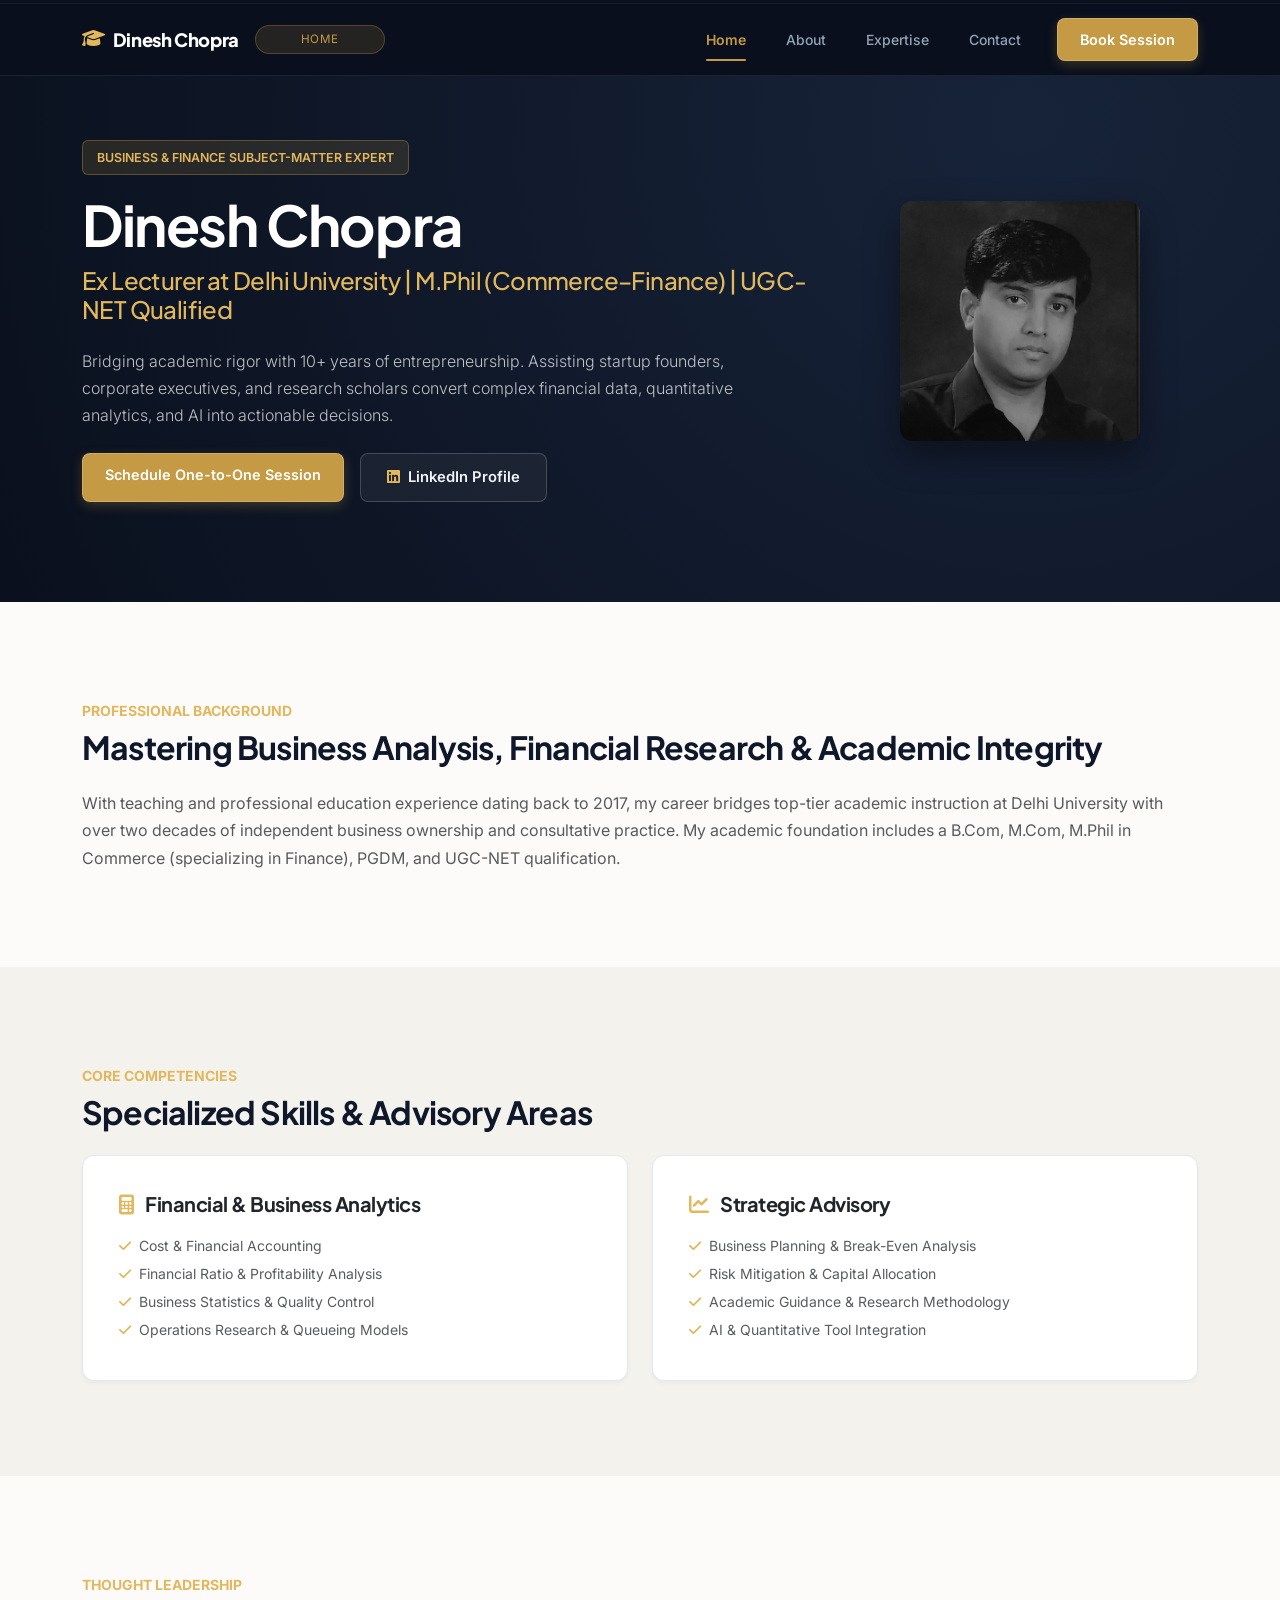
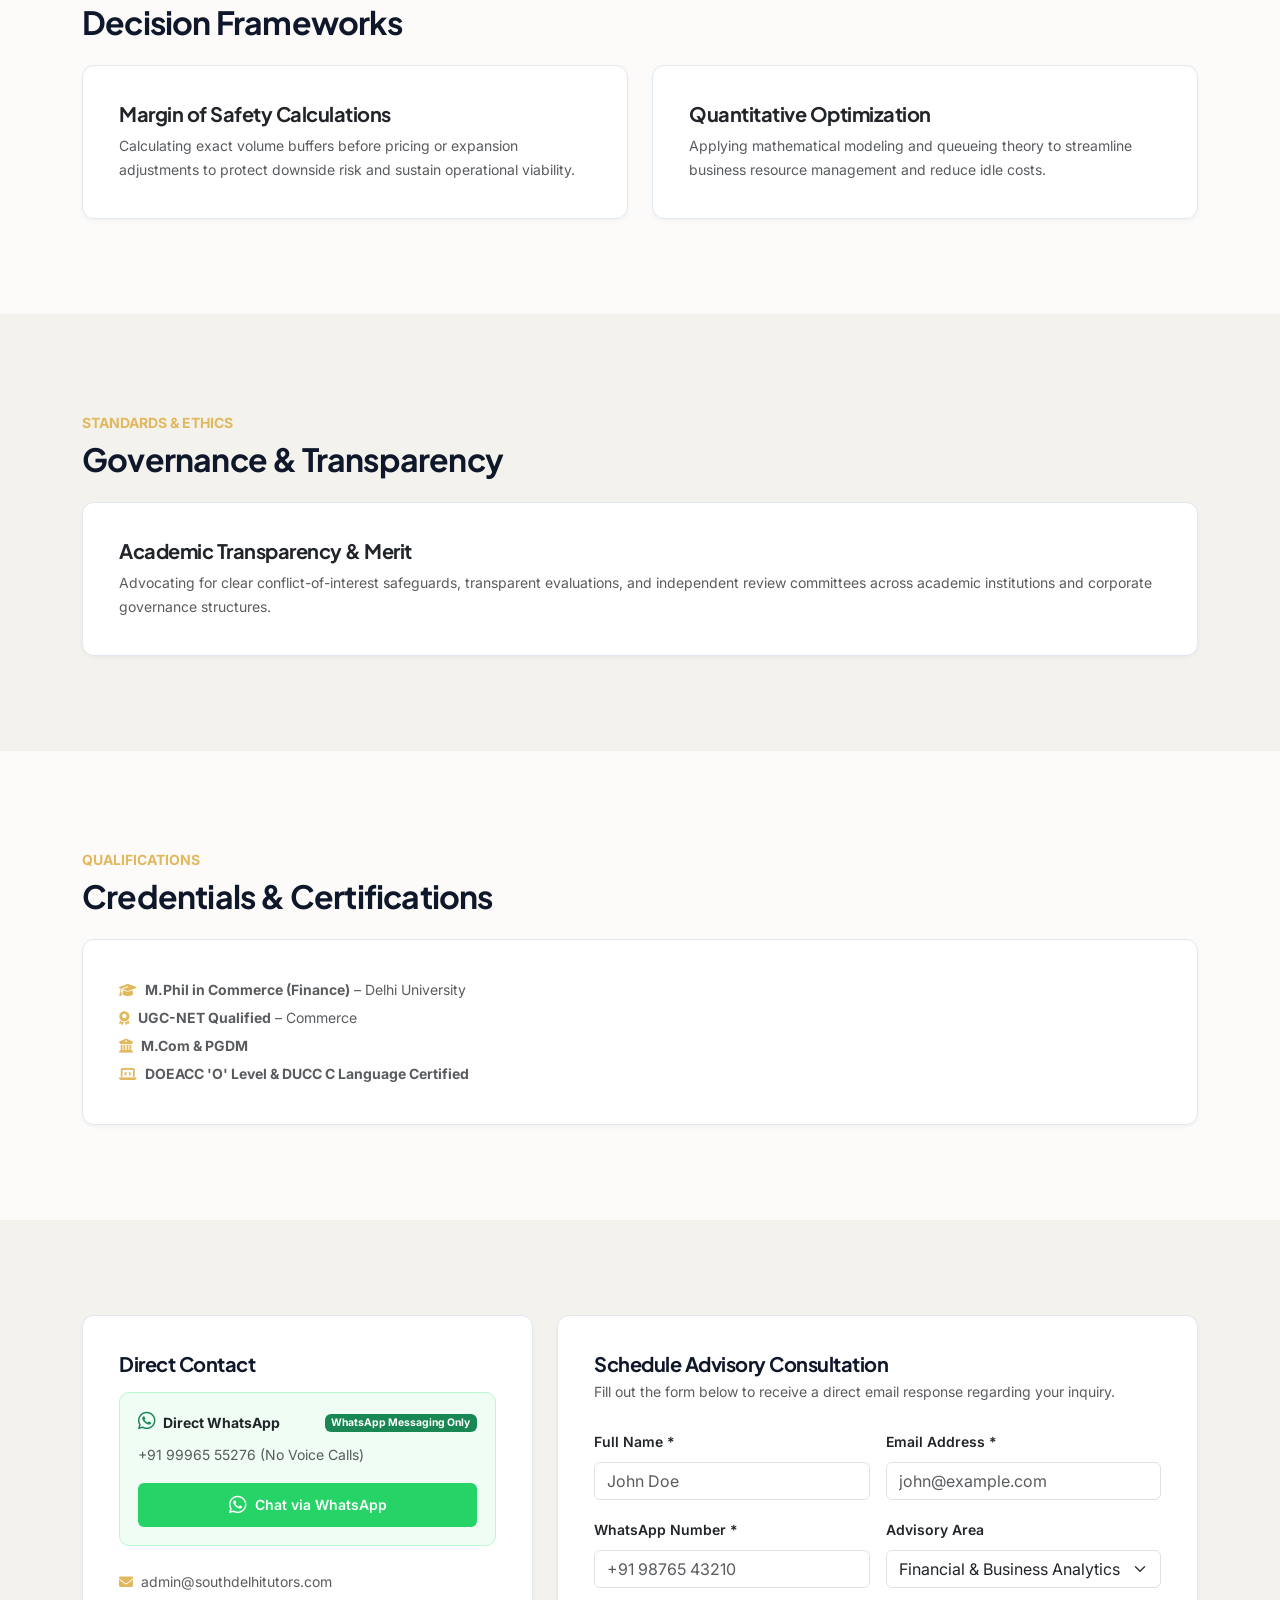
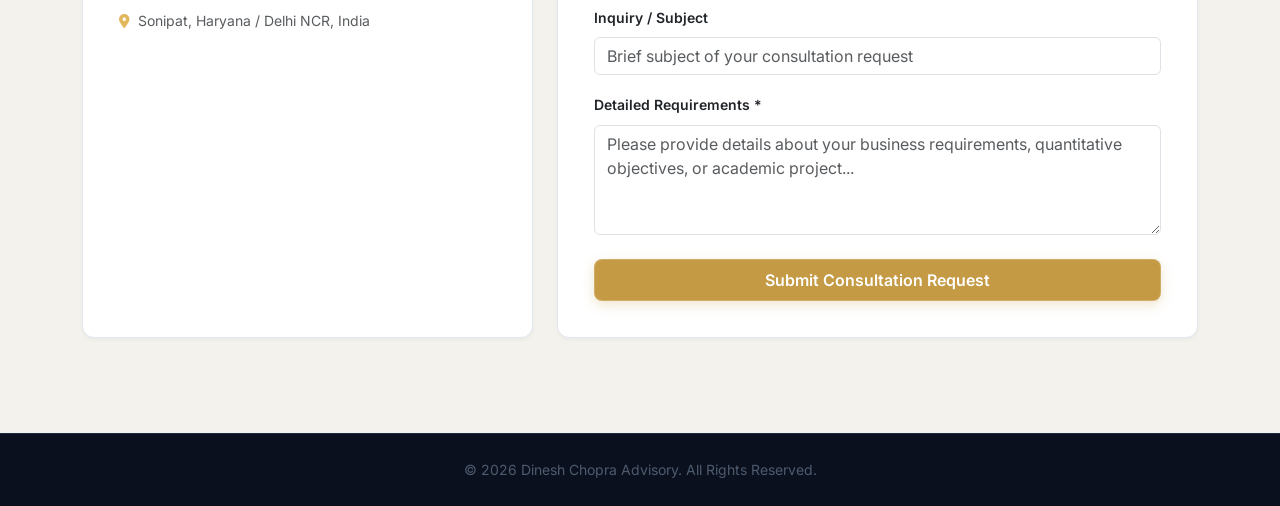
<file: index.html>
<!DOCTYPE html>
<html lang="en">
<head>
  <meta charset="UTF-8">
  <meta name="viewport" content="width=device-width, initial-scale=1.0">
  <title>Dinesh Chopra | Business & Finance Advisory</title>
  
  <link rel="icon" href="logo.png" type="image/png">
  
  <link rel="preconnect" href="https://fonts.googleapis.com">
  <link rel="preconnect" href="https://fonts.gstatic.com" crossorigin>
  <link href="https://fonts.googleapis.com/css2?family=Plus+Jakarta+Sans:wght@500;600;700;800&family=Inter:wght@400;500;600;700&display=swap" rel="stylesheet">
  <link href="https://cdn.jsdelivr.net/npm/bootstrap@5.3.2/dist/css/bootstrap.min.css" rel="stylesheet">
  <link href="https://cdnjs.cloudflare.com/ajax/libs/font-awesome/6.4.0/css/all.min.css" rel="stylesheet">
  <link href="Style.css" rel="stylesheet">

  <style>
    .text-gold {
      color: #e2b85e !important;
    }
    :root {
      --primary-dark: #0a101d;
      --navy-card: #131c2e;
      --text-main: #0f172a;
      --text-muted: #475569;
      --bg-warm: #fcfbf9;
      --bg-surface: #ffffff;
      --accent-gold: #c49a45;
      --accent-gold-hover: #b08736;
      --accent-soft: #fef8ec;
      --whatsapp-green: #25d366;
      --whatsapp-green-hover: #1da851;
      --border-color: #e2e8f0;
      --border-dark: #1e293b;
      --shadow-sm: 0 2px 4px rgba(15, 23, 42, 0.04);
      --shadow-md: 0 10px 25px -5px rgba(15, 23, 42, 0.08);
      --shadow-hover: 0 20px 30px -10px rgba(15, 23, 42, 0.12);
      --ease-smooth: cubic-bezier(0.16, 1, 0.3, 1);
    }

    html { scroll-behavior: smooth; }
    body {
      font-family: 'Inter', sans-serif;
      color: var(--text-muted);
      background-color: var(--bg-warm);
      line-height: 1.7;
      overflow-x: hidden;
    }

    h1, h2, h3, h4, h5, h6 {
      font-family: 'Plus Jakarta Sans', sans-serif;
      color: var(--text-main);
      letter-spacing: -0.025em;
    }

    /* Fixed Reading Progress Bar */
    .progress-container {
      position: fixed;
      top: 0;
      left: 0;
      width: 100%;
      height: 4px;
      background-color: #0a101d;
      box-shadow: inset 0 -1px 0 rgba(255, 255, 255, 0.05);
      z-index: 10001;
      pointer-events: none;
    }

    .progress-bar-fill {
      height: 100%;
      width: 100%;
      background: linear-gradient(90deg, #c49a45 0%, #f3e5ab 100%);
      transform-origin: left center;
      transform: scaleX(0);
      will-change: transform;
      box-shadow: 0 0 10px rgba(196, 154, 69, 0.6);
    }

    /* Custom Navbar with Strict Spacing & Fixed-Width Badge */
    .custom-navbar {
      top: 4px;
      background-color: rgba(10, 16, 29, 0.98);
      backdrop-filter: blur(12px);
      -webkit-backdrop-filter: blur(12px);
      border-bottom: 1px solid rgba(255, 255, 255, 0.08);
      padding: 0.85rem 0;
    }
    
    .navbar-brand {
      font-family: 'Plus Jakarta Sans', sans-serif;
      font-weight: 800;
      font-size: 1.15rem;
      color: #ffffff !important;
      letter-spacing: -0.02em;
    }

    /* FIXED WIDTH BADGE PREVENTS NAVBAR WOBBLING */
    .section-tracker-badge {
      font-size: 0.725rem;
      text-transform: uppercase;
      letter-spacing: 0.08em;
      background: rgba(196, 154, 69, 0.15);
      border: 1px solid rgba(196, 154, 69, 0.3);
      color: var(--accent-gold);
      padding: 4px 0;
      border-radius: 20px;
      display: inline-block;
      width: 130px;
      text-align: center;
      white-space: nowrap;
      overflow: hidden;
      text-overflow: ellipsis;
    }

    .navbar-nav {
      gap: 1rem;
    }

    .nav-link {
      color: #94a3b8 !important;
      font-size: 0.875rem;
      font-weight: 500;
      padding: 0.5rem 0.75rem !important;
      transition: color 0.2s ease;
      position: relative;
    }

    .nav-link.active-section {
      color: var(--accent-gold) !important;
      font-weight: 600;
    }

    .nav-link.active-section::after {
      content: '';
      position: absolute;
      bottom: -2px;
      left: 0.75rem;
      right: 0.75rem;
      height: 2px;
      background-color: var(--accent-gold);
      border-radius: 2px;
    }

    .offcanvas-dark {
      background-color: var(--primary-dark);
      color: #ffffff;
    }

    /* Buttons */
    .btn-gold {
      background: var(--accent-gold);
      color: #ffffff;
      font-weight: 600;
      font-size: 0.9rem;
      padding: 10px 22px;
      border-radius: 8px;
      border: 1px solid rgba(255, 255, 255, 0.2);
      box-shadow: 0 4px 12px rgba(196, 154, 69, 0.25);
      transition: transform 0.25s var(--ease-smooth), background-color 0.25s ease;
      white-space: nowrap;
    }

    .btn-gold:hover {
      background: var(--accent-gold-hover);
      color: #ffffff;
      transform: translate3d(0, -2px, 0);
    }

    .btn-outline-hero {
      background: rgba(255, 255, 255, 0.05);
      color: #f1f5f9;
      font-weight: 600;
      font-size: 0.925rem;
      padding: 12px 26px;
      border-radius: 8px;
      border: 1px solid rgba(255, 255, 255, 0.18);
      transition: transform 0.25s var(--ease-smooth);
    }

    .btn-outline-hero:hover {
      background: rgba(255, 255, 255, 0.12);
      color: #ffffff;
    }

    /* Custom WhatsApp Callout Box */
    .whatsapp-box {
      background: #f0fdf4;
      border: 1px solid #bbf7d0;
      border-radius: 10px;
      padding: 18px;
      transition: transform 0.2s ease, box-shadow 0.2s ease;
    }

    .whatsapp-box:hover {
      transform: translateY(-2px);
      box-shadow: 0 6px 15px rgba(37, 211, 102, 0.15);
    }

    .btn-whatsapp {
      background-color: var(--whatsapp-green);
      color: #ffffff !important;
      font-weight: 600;
      padding: 10px 18px;
      border-radius: 6px;
      text-decoration: none;
      display: inline-flex;
      align-items: center;
      font-size: 0.875rem;
      transition: background-color 0.2s ease;
    }

    .btn-whatsapp:hover {
      background-color: var(--whatsapp-green-hover);
    }

    /* Layout Cards & Sections */
    .hero-section {
      background: radial-gradient(circle at 80% 20%, #172339 0%, var(--primary-dark) 100%);
      color: #ffffff;
      padding: 140px 0 100px 0;
    }

    .hero-badge {
      background-color: rgba(196, 154, 69, 0.15);
      border: 1px solid rgba(196, 154, 69, 0.35);
      color: #e2b85e;
      font-size: 0.775rem;
      font-weight: 600;
      text-transform: uppercase;
      padding: 6px 14px;
      border-radius: 6px;
      display: inline-block;
    }

    .profile-img {
      width: 240px;
      height: 240px;
      object-fit: cover;
      border-radius: 12px;
      box-shadow: 0 15px 35px rgba(0, 0, 0, 0.4);
    }

    .pro-card {
      background: var(--bg-surface);
      border: 1px solid var(--border-color);
      border-radius: 12px;
      padding: 36px;
      height: 100%;
      box-shadow: var(--shadow-sm);
    }

    .section-padding { padding: 95px 0; }
    .bg-subtle-custom { background-color: #f4f2ed; }

    footer {
      background-color: var(--primary-dark);
      color: #64748b;
      border-top: 1px solid var(--border-dark);
    }
  </style>
</head>
<body>

  <div class="progress-container">
    <div class="progress-bar-fill" id="progressBar"></div>
  </div>

  <nav class="navbar navbar-expand-lg navbar-dark custom-navbar fixed-top">
    <div class="container">
      <a class="navbar-brand d-flex align-items-center me-3" href="#home">
        <i class="fa-solid fa-graduation-cap text-gold me-2"></i>
        <span>Dinesh Chopra</span>
      </a>

      <span class="section-tracker-badge d-none d-xl-inline-block" id="sectionTracker">Overview</span>
      
      <button class="navbar-toggler border-0 ms-auto" type="button" data-bs-toggle="offcanvas" data-bs-target="#mobileMenu">
        <span class="navbar-toggler-icon"></span>
      </button>

      <div class="collapse navbar-collapse d-none d-lg-flex" id="navbarNav">
        <ul class="navbar-nav ms-auto align-items-center">
          <li class="nav-item"><a class="nav-link active-section" id="nav-home" href="#home">Home</a></li>
          <li class="nav-item"><a class="nav-link" id="nav-about" href="#about">About</a></li>
          <li class="nav-item"><a class="nav-link" id="nav-expertise" href="#expertise">Expertise</a></li>
          <li class="nav-item"><a class="nav-link" id="nav-contact" href="#contact">Contact</a></li>
          <li class="nav-item ms-lg-2">
            <a class="btn btn-gold btn-sm fw-semibold" href="Book-An-Appointment.html">
              Book Session
            </a>
          </li>
        </ul>
      </div>
    </div>
  </nav>

  <div class="offcanvas offcanvas-end offcanvas-dark" tabindex="-1" id="mobileMenu">
    <div class="offcanvas-header border-bottom border-secondary">
      <h5 class="offcanvas-title text-white font-heading fw-bold">Navigation</h5>
      <button type="button" class="btn-close btn-close-white" data-bs-dismiss="offcanvas"></button>
    </div>
    <div class="offcanvas-body d-flex flex-column justify-content-between py-4">
      <ul class="navbar-nav fs-5">
        <li class="nav-item mb-3"><a class="nav-link text-white" data-bs-dismiss="offcanvas" href="#home">Home</a></li>
        <li class="nav-item mb-3"><a class="nav-link text-white" data-bs-dismiss="offcanvas" href="#about">About</a></li>
        <li class="nav-item mb-3"><a class="nav-link text-white" data-bs-dismiss="offcanvas" href="#expertise">Expertise</a></li>
        <li class="nav-item mb-3"><a class="nav-link text-white" data-bs-dismiss="offcanvas" href="#frameworks">Frameworks</a></li>
        <li class="nav-item mb-3"><a class="nav-link text-white" data-bs-dismiss="offcanvas" href="#governance">Governance</a></li>
        <li class="nav-item mb-3"><a class="nav-link text-white" data-bs-dismiss="offcanvas" href="#credentials">Credentials</a></li>
        <li class="nav-item mb-3"><a class="nav-link text-white" data-bs-dismiss="offcanvas" href="#contact">Contact</a></li>
      </ul>
      <a class="btn btn-gold w-100 py-3 fw-semibold" href="Book-An-Appointment.html">
        Book Advisory Session
      </a>
    </div>
  </div>

  <section id="home" class="hero-section">
    <div class="container">
      <div class="row align-items-center gy-4">
        <div class="col-lg-8">
          <span class="hero-badge mb-3">Business & Finance Subject-Matter Expert</span>
          <h1 class="display-4 fw-bold text-white mb-2">Dinesh Chopra</h1>
          <h3 class="fs-4 text-gold mb-4 fw-medium">Ex Lecturer at Delhi University | M.Phil (Commerce–Finance) | UGC-NET Qualified</h3>
          <p class="lead text-light opacity-75 mb-4 pe-lg-5 fs-6">
            Bridging academic rigor with 10+ years of entrepreneurship. Assisting startup founders, corporate executives, and research scholars convert complex financial data, quantitative analytics, and AI into actionable decisions.
          </p>
          <div class="d-flex flex-wrap gap-3">
            <a class="btn btn-gold" href="Book-An-Appointment.html">
              Schedule One-to-One Session
            </a>
            <a href="https://www.linkedin.com/in/dineshchopra205/" target="_blank" class="btn btn-outline-hero">
              <i class="fab fa-linkedin me-2 text-gold"></i>LinkedIn Profile
            </a>
          </div>
        </div>
        <div class="col-lg-4 text-center">
          <img src="image.png" alt="Dinesh Chopra" class="profile-img img-fluid">
        </div>
      </div>
    </div>
  </section>

  <section id="about" class="section-padding">
    <div class="container">
      <span class="text-uppercase small fw-bold text-gold tracking-wide">Professional Background</span>
      <h2 class="fw-bold fs-2 mt-1 mb-4">Mastering Business Analysis, Financial Research & Academic Integrity</h2>
      <p class="text-muted fs-6 mb-0">
        With teaching and professional education experience dating back to 2017, my career bridges top-tier academic instruction at Delhi University with over two decades of independent business ownership and consultative practice. My academic foundation includes a B.Com, M.Com, M.Phil in Commerce (specializing in Finance), PGDM, and UGC-NET qualification.
      </p>
    </div>
  </section>

  <section id="expertise" class="section-padding bg-subtle-custom">
    <div class="container">
      <span class="text-uppercase small fw-bold text-gold tracking-wide">Core Competencies</span>
      <h2 class="fw-bold fs-2 mt-1 mb-4">Specialized Skills & Advisory Areas</h2>
      <div class="row g-4">
        <div class="col-md-6">
          <div class="pro-card">
            <h5 class="fw-bold text-dark mb-3"><i class="fas fa-calculator text-gold me-2"></i> Financial & Business Analytics</h5>
            <ul class="list-unstyled text-muted small lh-lg mb-0">
              <li><i class="fas fa-check text-gold me-2"></i>Cost & Financial Accounting</li>
              <li><i class="fas fa-check text-gold me-2"></i>Financial Ratio & Profitability Analysis</li>
              <li><i class="fas fa-check text-gold me-2"></i>Business Statistics & Quality Control</li>
              <li><i class="fas fa-check text-gold me-2"></i>Operations Research & Queueing Models</li>
            </ul>
          </div>
        </div>
        <div class="col-md-6">
          <div class="pro-card">
            <h5 class="fw-bold text-dark mb-3"><i class="fas fa-chart-line text-gold me-2"></i> Strategic Advisory</h5>
            <ul class="list-unstyled text-muted small lh-lg mb-0">
              <li><i class="fas fa-check text-gold me-2"></i>Business Planning & Break-Even Analysis</li>
              <li><i class="fas fa-check text-gold me-2"></i>Risk Mitigation & Capital Allocation</li>
              <li><i class="fas fa-check text-gold me-2"></i>Academic Guidance & Research Methodology</li>
              <li><i class="fas fa-check text-gold me-2"></i>AI & Quantitative Tool Integration</li>
            </ul>
          </div>
        </div>
      </div>
    </div>
  </section>

  <section id="frameworks" class="section-padding">
    <div class="container">
      <span class="text-uppercase small fw-bold text-gold tracking-wide">Thought Leadership</span>
      <h2 class="fw-bold fs-2 mt-1 mb-4">Decision Frameworks</h2>
      <div class="row g-4">
        <div class="col-md-6">
          <div class="pro-card">
            <h4 class="fw-bold fs-5 text-dark mb-2">Margin of Safety Calculations</h4>
            <p class="small text-muted mb-0">Calculating exact volume buffers before pricing or expansion adjustments to protect downside risk and sustain operational viability.</p>
          </div>
        </div>
        <div class="col-md-6">
          <div class="pro-card">
            <h4 class="fw-bold fs-5 text-dark mb-2">Quantitative Optimization</h4>
            <p class="small text-muted mb-0">Applying mathematical modeling and queueing theory to streamline business resource management and reduce idle costs.</p>
          </div>
        </div>
      </div>
    </div>
  </section>

  <section id="governance" class="section-padding bg-subtle-custom">
    <div class="container">
      <span class="text-uppercase small fw-bold text-gold tracking-wide">Standards & Ethics</span>
      <h2 class="fw-bold fs-2 mt-1 mb-4">Governance & Transparency</h2>
      <div class="pro-card">
        <h4 class="fw-bold fs-5 text-dark mb-2">Academic Transparency & Merit</h4>
        <p class="small text-muted mb-0">
          Advocating for clear conflict-of-interest safeguards, transparent evaluations, and independent review committees across academic institutions and corporate governance structures.
        </p>
      </div>
    </div>
  </section>

  <section id="credentials" class="section-padding">
    <div class="container">
      <span class="text-uppercase small fw-bold text-gold tracking-wide">Qualifications</span>
      <h2 class="fw-bold fs-2 mt-1 mb-4">Credentials & Certifications</h2>
      <div class="pro-card">
        <ul class="list-unstyled text-muted small lh-lg mb-0">
          <li><i class="fas fa-graduation-cap text-gold me-2"></i><strong>M.Phil in Commerce (Finance)</strong> – Delhi University</li>
          <li><i class="fas fa-award text-gold me-2"></i><strong>UGC-NET Qualified</strong> – Commerce</li>
          <li><i class="fas fa-university text-gold me-2"></i><strong>M.Com & PGDM</strong></li>
          <li><i class="fas fa-laptop-code text-gold me-2"></i><strong>DOEACC 'O' Level & DUCC C Language Certified</strong></li>
        </ul>
      </div>
    </div>
  </section>

  <section id="contact" class="section-padding bg-subtle-custom">
    <div class="container">
      <div class="row gy-4">
        <div class="col-md-5">
          <div class="pro-card">
            <h4 class="fw-bold fs-5 mb-3">Direct Contact</h4>
            
            <div class="whatsapp-box mb-4">
              <div class="d-flex align-items-center justify-content-between mb-2">
                <span class="fw-bold text-dark small"><i class="fab fa-whatsapp text-success me-1 fs-5"></i> Direct WhatsApp</span>
                <span class="badge bg-success text-white" style="font-size: 0.65rem;">WhatsApp Messaging Only</span>
              </div>
              <p class="small text-muted mb-3">+91 99965 55276 (No Voice Calls)</p>
              <a href="https://wa.me/919996555276?text=Hello%20Dinesh%20Chopra%20Sir%20from%20southdelhitutors.com%2C%0ASir%2C%20I%20would%20like%20to%20inquire%20about%20your%20advisory%20services." target="_blank" class="btn-whatsapp w-100 justify-content-center">
                <i class="fab fa-whatsapp me-2 fs-5"></i> Chat via WhatsApp
              </a>
            </div>

            <p class="small text-muted mb-3"><i class="fas fa-envelope text-gold me-2"></i>admin@southdelhitutors.com</p>
            <p class="small text-muted mb-0"><i class="fas fa-map-marker-alt text-gold me-2"></i>Sonipat, Haryana / Delhi NCR, India</p>
          </div>
        </div>

        <div class="col-md-7">
          <div class="pro-card">
            <h4 class="fw-bold fs-5 mb-1">Schedule Advisory Consultation</h4>
            <p class="small text-muted mb-4">Fill out the form below to receive a direct email response regarding your inquiry.</p>
            
            <form action="https://formsubmit.co/admin@southdelhitutors.com" method="POST">
              <div class="row g-3">
                <div class="col-md-6">
                  <label class="form-label small fw-semibold text-dark">Full Name *</label>
                  <input type="text" name="Name" class="form-control" placeholder="John Doe" required>
                </div>
                <div class="col-md-6">
                  <label class="form-label small fw-semibold text-dark">Email Address *</label>
                  <input type="email" name="Email" class="form-control" placeholder="john@example.com" required>
                </div>
                <div class="col-md-6">
                  <label class="form-label small fw-semibold text-dark">WhatsApp Number *</label>
                  <input type="tel" name="WhatsApp Number" class="form-control" placeholder="+91 98765 43210" required>
                </div>
                <div class="col-md-6">
                  <label class="form-label small fw-semibold text-dark">Advisory Area</label>
                  <select name="Advisory Focus" class="form-select">
                    <option value="Financial Analytics">Financial & Business Analytics</option>
                    <option value="Strategic Advisory">Strategic Planning & Break-Even</option>
                    <option value="Academic Research">Academic & Research Methodology</option>
                    <option value="Other Inquiries">Other Inquiries</option>
                  </select>
                </div>
                <div class="col-12">
                  <label class="form-label small fw-semibold text-dark">Inquiry / Subject</label>
                  <input type="text" name="Subject" class="form-control" placeholder="Brief subject of your consultation request">
                </div>
                <div class="col-12">
                  <label class="form-label small fw-semibold text-dark">Detailed Requirements *</label>
                  <textarea name="Message" class="form-control" rows="4" placeholder="Please provide details about your business requirements, quantitative objectives, or academic project..." required></textarea>
                </div>
                <div class="col-12 mt-4">
                  <button type="submit" class="btn btn-gold w-100 py-2 fs-6">Submit Consultation Request</button>
                </div>
              </div>
            </form>
          </div>
        </div>
      </div>
    </div>
  </section>

  <div class="modal fade" id="consultationModal" tabindex="-1" aria-hidden="true">
    <div class="modal-dialog modal-dialog-centered modal-lg">
      <div class="modal-content border-0 shadow-lg">
        <div class="modal-header border-bottom">
          <h5 class="modal-title fw-bold fs-5">Book One-on-One Session</h5>
          <button type="button" class="btn-close" data-bs-dismiss="modal"></button>
        </div>
        <div class="modal-body p-4">
          <form action="https://formsubmit.co/admin@southdelhitutors.com" method="POST">
            <div class="row g-3">
              <div class="col-md-6">
                <label class="form-label small fw-semibold text-dark">Full Name *</label>
                <input type="text" name="Name" class="form-control" placeholder="Your Name" required>
              </div>
              <div class="col-md-6">
                <label class="form-label small fw-semibold text-dark">Email Address *</label>
                <input type="email" name="Email" class="form-control" placeholder="yourname@domain.com" required>
              </div>
              <div class="col-md-6">
                <label class="form-label small fw-semibold text-dark">WhatsApp Contact *</label>
                <input type="tel" name="WhatsApp Number" class="form-control" placeholder="+91 99965 55276" required>
              </div>
              <div class="col-md-6">
                <label class="form-label small fw-semibold text-dark">Consultation Type</label>
                <select name="Session Type" class="form-select">
                  <option value="Business Strategy">Business Financial Advisory</option>
                  <option value="Academic Guidance">Academic Research / M.Phil Consultation</option>
                  <option value="Quantitative Analysis">Quantitative Analytics & Modeling</option>
                </select>
              </div>
              <div class="col-12">
                <label class="form-label small fw-semibold text-dark">Session Overview / Objectives *</label>
                <textarea name="Message" class="form-control" rows="3" placeholder="Outline the main topics or questions you wish to address during the session..." required></textarea>
              </div>
              <div class="col-12 mt-3">
                <button type="submit" class="btn btn-gold w-100 py-2 fw-semibold">Confirm Advisory Booking</button>
              </div>
            </div>
          </form>
        </div>
      </div>
    </div>
  </div>

  <footer class="py-4 text-center">
    <div class="container">
      <p class="mb-0 small opacity-75">&copy; 2026 Dinesh Chopra Advisory. All Rights Reserved.</p>
    </div>
  </footer>

  <script src="https://cdn.jsdelivr.net/npm/bootstrap@5.3.2/dist/js/bootstrap.bundle.min.js"></script>
  <script src="Script.js"></script>

</body>
</html>
</file>
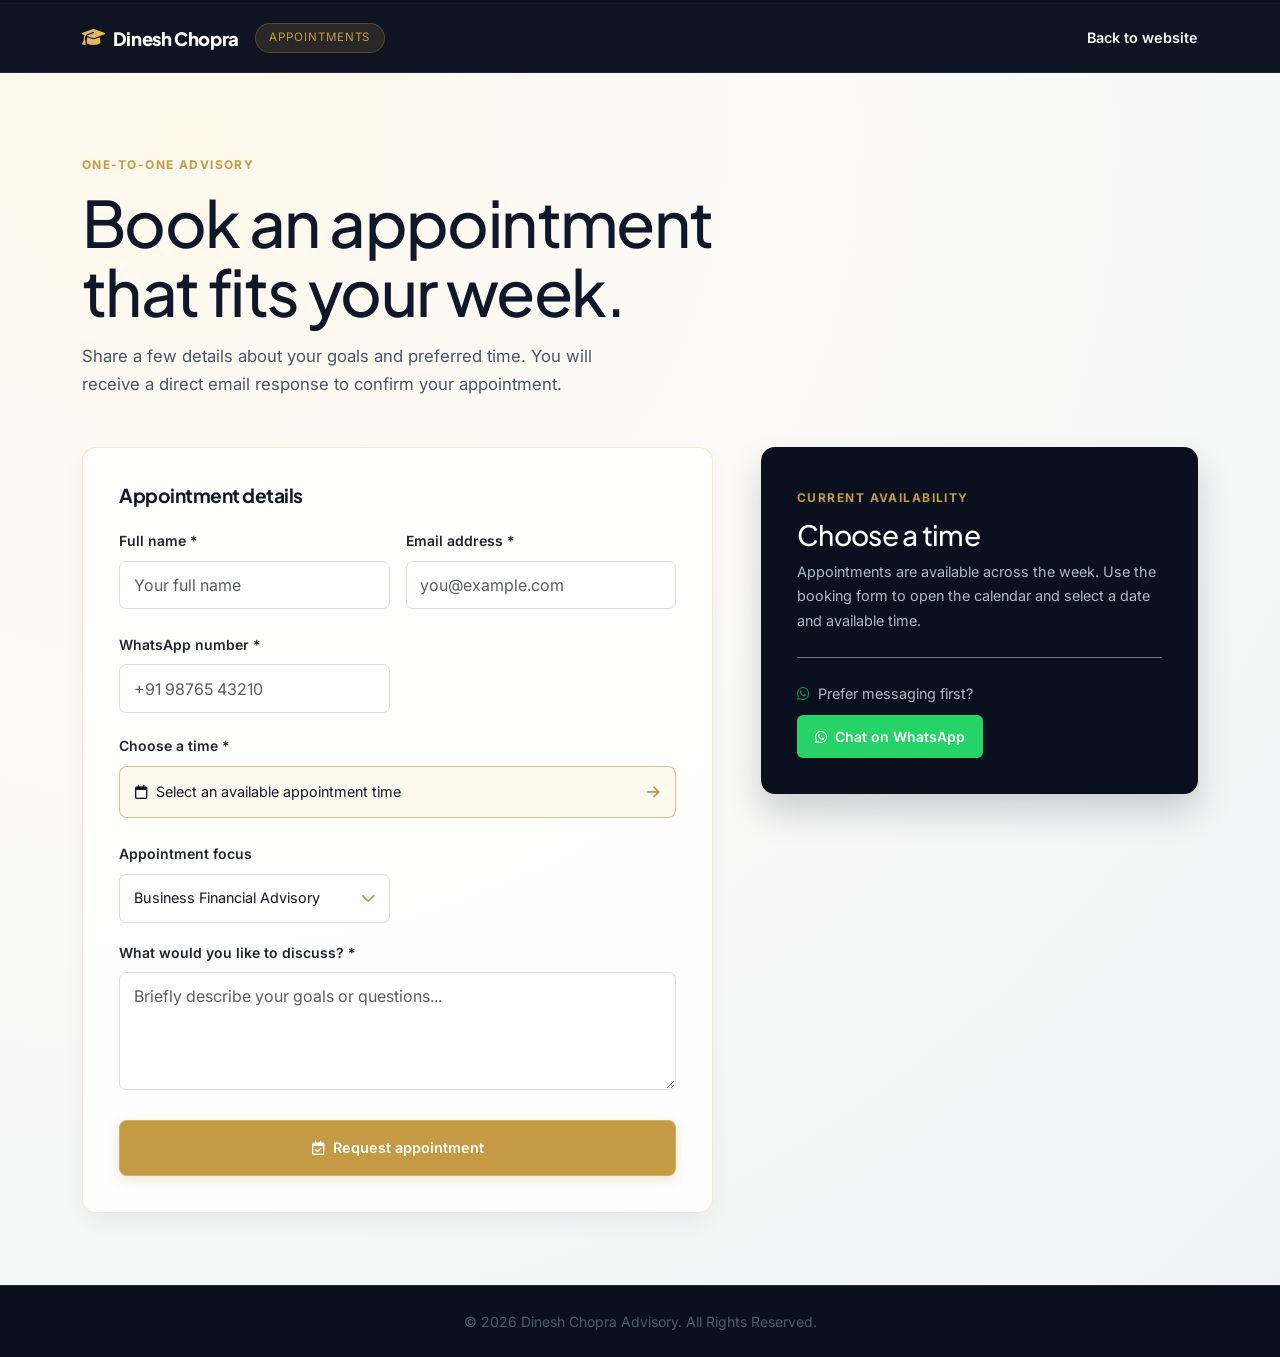
<file: Book-An-Appointment.html>
<!DOCTYPE html>
<html lang="en">
<head>
  <meta charset="UTF-8">
  <meta name="viewport" content="width=device-width, initial-scale=1.0">
  <meta name="description" content="Book an appointment with Dinesh Chopra for business, financial, and academic advisory.">
  <title>Book an Appointment | Dinesh Chopra</title>

  <link rel="icon" href="logo.png" type="image/png">
  <link rel="preconnect" href="https://fonts.googleapis.com">
  <link rel="preconnect" href="https://fonts.gstatic.com" crossorigin>
  <link href="https://fonts.googleapis.com/css2?family=Plus+Jakarta+Sans:wght@500;600;700;800&family=Inter:wght@400;500;600;700&display=swap" rel="stylesheet">
  <link href="https://cdn.jsdelivr.net/npm/bootstrap@5.3.2/dist/css/bootstrap.min.css" rel="stylesheet">
  <link href="https://cdnjs.cloudflare.com/ajax/libs/font-awesome/6.4.0/css/all.min.css" rel="stylesheet">
  <link href="Style.css" rel="stylesheet">
</head>
<body class="appointment-page">
  <div class="progress-container" aria-hidden="true">
    <div class="progress-bar-fill" id="progressBar"></div>
  </div>

  <nav class="navbar navbar-expand-lg navbar-dark custom-navbar fixed-top">
    <div class="container">
      <a class="navbar-brand d-flex align-items-center me-3" href="index.html">
        <i class="fa-solid fa-graduation-cap text-gold me-2"></i>
        <span>Dinesh Chopra</span>
      </a>
      <span class="section-tracker-badge d-none d-xl-inline-block">Appointments</span>
      <div class="ms-auto d-flex align-items-center gap-3">
        <a class="appointment-back-link text-light" href="index.html">Back to website</a>
      </div>
    </div>
  </nav>

  <main class="appointment-main">
    <div class="container">
      <div class="appointment-intro mb-5">
        <span class="appointment-kicker">One-to-one advisory</span>
        <h1 class="appointment-title">Book an appointment that fits your week.</h1>
        <p class="appointment-lead mb-0">Share a few details about your goals and preferred time. You will receive a direct email response to confirm your appointment.</p>
      </div>

      <div class="row g-4 g-xl-5 align-items-start">
        <div class="col-lg-7">
          <section class="appointment-panel" aria-labelledby="appointment-form-title">
            <h2 class="appointment-panel-title" id="appointment-form-title">Appointment details</h2>
            <form class="appointment-form" action="https://formsubmit.co/admin@southdelhitutors.com" method="POST" novalidate>
              <input type="hidden" name="_subject" value="New Appointment Request">
              <input type="hidden" name="_captcha" value="false">
              <input type="hidden" name="_next" value="https://southdelhitutors.com/Book-An-Appointment.html">
              <input type="hidden" id="appointment-date" name="Preferred Date" required>
              <input type="hidden" id="appointment-time" name="Preferred Time" required>

              <div class="row g-3">
                <div class="col-md-6">
                  <label class="form-label small fw-semibold text-dark" for="full-name">Full name *</label>
                  <input class="form-control" id="full-name" name="Name" type="text" placeholder="Your full name" required>
                  <span class="field-error" data-error-for="full-name"></span>
                </div>
                <div class="col-md-6">
                  <label class="form-label small fw-semibold text-dark" for="email">Email address *</label>
                  <input class="form-control" id="email" name="Email" type="email" placeholder="you@example.com" required>
                  <span class="field-error" data-error-for="email"></span>
                </div>
                <div class="col-md-6">
                  <label class="form-label small fw-semibold text-dark" for="whatsapp">WhatsApp number *</label>
                  <input class="form-control" id="whatsapp" name="WhatsApp Number" type="tel" placeholder="+91 98765 43210" required>
                  <span class="field-error" data-error-for="whatsapp"></span>
                </div>
                <div class="col-12">
                  <div class="form-label small fw-semibold text-dark mb-2">Choose a time *</div>
                  <button class="choose-time-button" id="openAvailabilityButton" type="button" aria-haspopup="dialog" aria-controls="availabilityModal">
                    <span><i class="fa-regular fa-calendar me-2"></i><span id="selectionSummary">Select an available appointment time</span></span>
                    <i class="fa-solid fa-arrow-right" aria-hidden="true"></i>
                  </button>
                  <span class="field-error" data-error-for="appointment-date"></span>
                </div>
                <div class="col-md-6">
                  <label class="form-label small fw-semibold text-dark" for="focusToggle">Appointment focus</label>
                  <div class="custom-select" id="focusSelect">
                    <button class="custom-select-toggle" id="focusToggle" type="button" aria-haspopup="listbox" aria-expanded="false">
                      <span id="focusLabel">Business Financial Advisory</span>
                      <i class="fa-solid fa-chevron-down" aria-hidden="true"></i>
                    </button>
                    <div class="custom-select-menu" id="focusMenu" role="listbox" aria-labelledby="focusToggle" hidden>
                      <button class="custom-select-option is-selected" type="button" role="option" aria-selected="true" data-value="Business Financial Advisory">Business Financial Advisory</button>
                      <button class="custom-select-option" type="button" role="option" aria-selected="false" data-value="Academic Research Guidance">Academic Research Guidance</button>
                      <button class="custom-select-option" type="button" role="option" aria-selected="false" data-value="Quantitative Analytics">Quantitative Analytics</button>
                      <button class="custom-select-option" type="button" role="option" aria-selected="false" data-value="Other Inquiry">Other inquiry</button>
                    </div>
                    <input type="hidden" id="focus" name="Appointment Focus" value="Business Financial Advisory">
                  </div>
                </div>
                <div class="col-12">
                  <label class="form-label small fw-semibold text-dark" for="message">What would you like to discuss? *</label>
                  <textarea class="form-control" id="message" name="Message" placeholder="Briefly describe your goals or questions..." required></textarea>
                  <span class="field-error" data-error-for="message"></span>
                </div>
                <div class="col-12 pt-2">
                  <button class="btn btn-gold w-100 py-3" type="submit"><i class="fa-regular fa-calendar-check me-2"></i>Request appointment</button>
                </div>
              </div>
            </form>
          </section>
        </div>

        <div class="col-lg-5">
          <aside class="availability-panel" aria-labelledby="availability-title">
            <span class="appointment-kicker">Current availability</span>
            <h2 class="h3 mt-2 mb-2" id="availability-title">Choose a time</h2>
            <p class="availability-note mb-0">Appointments are available across the week. Use the booking form to open the calendar and select a date and available time.</p>
            <div class="border-top border-secondary mt-4 pt-4">
              <p class="availability-note mb-2"><i class="fab fa-whatsapp text-success me-2"></i>Prefer messaging first?</p>
              <a class="btn-whatsapp" href="https://wa.me/919996555276" target="_blank" rel="noopener"><i class="fab fa-whatsapp me-2"></i>Chat on WhatsApp</a>
            </div>
          </aside>
        </div>
      </div>
    </div>
  </main>

  <div class="availability-modal" id="availabilityModal" role="dialog" aria-modal="true" aria-labelledby="availabilityModalTitle" hidden>
    <div class="availability-modal-backdrop" data-close-availability></div>
    <div class="availability-modal-dialog">
      <div class="availability-modal-header">
        <div>
          <span class="appointment-kicker">Appointment calendar</span>
          <h2 class="h3 mt-2 mb-1" id="availabilityModalTitle">Choose a time</h2>
          <p class="availability-note mb-0">Select any slot marked Avail.</p>
        </div>
        <button class="availability-modal-close" type="button" aria-label="Close calendar" data-close-availability><i class="fa-solid fa-xmark"></i></button>
      </div>
      <div class="availability-list" id="availabilityList" aria-label="Available appointment timings" aria-live="polite">
        <p class="availability-note mb-0">Loading appointment times...</p>
      </div>
    </div>
  </div>

  <footer class="py-4 text-center">
    <div class="container"><p class="mb-0 small opacity-75">&copy; 2026 Dinesh Chopra Advisory. All Rights Reserved.</p></div>
  </footer>

  <script src="appointment-slots.js"></script>
  <script src="Script.js"></script>
</body>
</html>
</file>
<file: Style.css>
.text-gold {
  color: #e2b85e !important;
}

:root {
  --primary-dark: #0a101d;
  --navy-card: #131c2e;
  --text-main: #0f172a;
  --text-muted: #475569;
  --bg-warm: #fcfbf9;
  --bg-surface: #ffffff;
  --accent-gold: #c49a45;
  --accent-gold-hover: #b08736;
  --accent-soft: #fef8ec;
  --whatsapp-green: #25d366;
  --whatsapp-green-hover: #1da851;
  --border-color: #e2e8f0;
  --border-dark: #1e293b;
  --shadow-sm: 0 2px 4px rgba(15, 23, 42, 0.04);
  --shadow-md: 0 10px 25px -5px rgba(15, 23, 42, 0.08);
  --shadow-hover: 0 20px 30px -10px rgba(15, 23, 42, 0.12);
  --ease-smooth: cubic-bezier(0.16, 1, 0.3, 1);
}

html {
  scroll-behavior: smooth;
  scrollbar-color: var(--accent-gold) var(--primary-dark);
  scrollbar-width: thin;
}

* {
  scrollbar-color: var(--accent-gold) var(--primary-dark);
  scrollbar-width: thin;
}

*::-webkit-scrollbar {
  height: 10px;
  width: 10px;
}

*::-webkit-scrollbar-track {
  background: var(--primary-dark);
}

*::-webkit-scrollbar-thumb {
  background: var(--accent-gold);
  border: 2px solid var(--primary-dark);
  border-radius: 999px;
}

*::-webkit-scrollbar-thumb:hover {
  background: #e2b85e;
}

*::-webkit-scrollbar-corner {
  background: var(--primary-dark);
}

body {
  font-family: 'Inter', sans-serif;
  color: var(--text-muted);
  background-color: var(--bg-warm);
  line-height: 1.7;
  overflow-x: hidden;
}

h1, h2, h3, h4, h5, h6 {
  font-family: 'Plus Jakarta Sans', sans-serif;
  color: var(--text-main);
  letter-spacing: -0.025em;
}

.progress-container {
  position: fixed;
  top: 0;
  left: 0;
  width: 100%;
  height: 4px;
  background-color: #0a101d;
  box-shadow: inset 0 -1px 0 rgba(255, 255, 255, 0.05);
  z-index: 10001;
  pointer-events: none;
}

.progress-bar-fill {
  height: 100%;
  width: 100%;
  background: linear-gradient(90deg, #c49a45 0%, #f3e5ab 100%);
  transform-origin: left center;
  transform: scaleX(0);
  will-change: transform;
  box-shadow: 0 0 10px rgba(196, 154, 69, 0.6);
}

.custom-navbar {
  top: 4px;
  background-color: rgba(10, 16, 29, 0.98);
  backdrop-filter: blur(12px);
  -webkit-backdrop-filter: blur(12px);
  border-bottom: 1px solid rgba(255, 255, 255, 0.08);
  padding: 0.85rem 0;
}

.navbar-brand {
  font-family: 'Plus Jakarta Sans', sans-serif;
  font-weight: 800;
  font-size: 1.15rem;
  color: #ffffff !important;
  letter-spacing: -0.02em;
}

.section-tracker-badge {
  font-size: 0.725rem;
  text-transform: uppercase;
  letter-spacing: 0.08em;
  background: rgba(196, 154, 69, 0.15);
  border: 1px solid rgba(196, 154, 69, 0.3);
  color: var(--accent-gold);
  padding: 4px 0;
  border-radius: 20px;
  display: inline-block;
  width: 130px;
  text-align: center;
  white-space: nowrap;
  overflow: hidden;
  text-overflow: ellipsis;
}

.navbar-nav { gap: 1rem; }
.nav-link {
  color: #94a3b8 !important;
  font-size: 0.875rem;
  font-weight: 500;
  padding: 0.5rem 0.75rem !important;
  transition: color 0.2s ease;
  position: relative;
}
.nav-link.active-section { color: var(--accent-gold) !important; font-weight: 600; }
.nav-link.active-section::after {
  content: '';
  position: absolute;
  bottom: -2px;
  left: 0.75rem;
  right: 0.75rem;
  height: 2px;
  background-color: var(--accent-gold);
  border-radius: 2px;
}
.offcanvas-dark { background-color: var(--primary-dark); color: #ffffff; }

.btn-gold {
  background: var(--accent-gold);
  color: #ffffff;
  font-weight: 600;
  font-size: 0.9rem;
  padding: 10px 22px;
  border-radius: 8px;
  border: 1px solid rgba(255, 255, 255, 0.2);
  box-shadow: 0 4px 12px rgba(196, 154, 69, 0.25);
  transition: transform 0.25s var(--ease-smooth), background-color 0.25s ease;
  white-space: nowrap;
}
.btn-gold:hover { background: var(--accent-gold-hover); color: #ffffff; transform: translate3d(0, -2px, 0); }
.btn-outline-hero {
  background: rgba(255, 255, 255, 0.05);
  color: #f1f5f9;
  font-weight: 600;
  font-size: 0.925rem;
  padding: 12px 26px;
  border-radius: 8px;
  border: 1px solid rgba(255, 255, 255, 0.18);
  transition: transform 0.25s var(--ease-smooth);
}
.btn-outline-hero:hover { background: rgba(255, 255, 255, 0.12); color: #ffffff; }

.whatsapp-box {
  background: #f0fdf4;
  border: 1px solid #bbf7d0;
  border-radius: 10px;
  padding: 18px;
  transition: transform 0.2s ease, box-shadow 0.2s ease;
}
.whatsapp-box:hover { transform: translateY(-2px); box-shadow: 0 6px 15px rgba(37, 211, 102, 0.15); }
.btn-whatsapp {
  background-color: var(--whatsapp-green);
  color: #ffffff !important;
  font-weight: 600;
  padding: 10px 18px;
  border-radius: 6px;
  text-decoration: none;
  display: inline-flex;
  align-items: center;
  font-size: 0.875rem;
  transition: background-color 0.2s ease;
}
.btn-whatsapp:hover { background-color: var(--whatsapp-green-hover); }

.hero-section {
  background: radial-gradient(circle at 80% 20%, #172339 0%, var(--primary-dark) 100%);
  color: #ffffff;
  padding: 140px 0 100px 0;
}
.hero-badge {
  background-color: rgba(196, 154, 69, 0.15);
  border: 1px solid rgba(196, 154, 69, 0.35);
  color: #e2b85e;
  font-size: 0.775rem;
  font-weight: 600;
  text-transform: uppercase;
  padding: 6px 14px;
  border-radius: 6px;
  display: inline-block;
}
.profile-img {
  width: 240px;
  height: 240px;
  object-fit: cover;
  border-radius: 12px;
  box-shadow: 0 15px 35px rgba(0, 0, 0, 0.4);
}
.pro-card {
  background: var(--bg-surface);
  border: 1px solid var(--border-color);
  border-radius: 12px;
  padding: 36px;
  height: 100%;
  box-shadow: var(--shadow-sm);
}
.section-padding { padding: 95px 0; }
.bg-subtle-custom { background-color: #f4f2ed; }
footer { background-color: var(--primary-dark); color: #64748b; border-top: 1px solid var(--border-dark); }

.appointment-page {
  min-height: 100vh;
  background: radial-gradient(circle at 15% 10%, #fff8eb 0%, var(--bg-warm) 38%, #eef2f4 100%);
}

.appointment-main {
  padding: 150px 0 72px;
}

.appointment-intro {
  max-width: 650px;
}

.appointment-kicker {
  color: var(--accent-gold);
  font-size: 0.75rem;
  font-weight: 700;
  letter-spacing: 0.12em;
  text-transform: uppercase;
}

.appointment-title {
  font-size: clamp(2.25rem, 5vw, 4.25rem);
  line-height: 1.08;
  margin: 0.65rem 0 1rem;
}

.appointment-lead {
  color: var(--text-muted);
  font-size: 1.05rem;
  max-width: 560px;
}

.appointment-panel {
  background: rgba(255, 255, 255, 0.86);
  border: 1px solid rgba(196, 154, 69, 0.22);
  border-radius: 14px;
  box-shadow: var(--shadow-md);
  padding: clamp(1.25rem, 3vw, 2.25rem);
}

.appointment-panel-title {
  color: var(--text-main);
  font-size: 1.2rem;
  font-weight: 700;
  margin-bottom: 1.25rem;
}

.appointment-form .form-control,
.appointment-form .form-select {
  border-color: #d8dee8;
  border-radius: 7px;
  min-height: 48px;
  padding: 0.7rem 0.85rem;
}

.appointment-form textarea.form-control {
  min-height: 118px;
}

.field-error {
  color: #b42318;
  display: block;
  font-size: 0.75rem;
  line-height: 1.35;
  margin-top: 0.35rem;
  min-height: 0;
}

.field-error:not(:empty) { min-height: 1rem; }

.form-control.has-error,
.choose-time-button.has-error {
  border-color: #c24136;
  box-shadow: 0 0 0 0.2rem rgba(194, 65, 54, 0.12);
}

.custom-select { position: relative; }

.custom-select-toggle {
  align-items: center;
  background: #ffffff;
  border: 1px solid #d8dee8;
  border-radius: 7px;
  color: var(--text-main);
  display: flex;
  font-size: 0.9rem;
  justify-content: space-between;
  min-height: 48px;
  padding: 0.7rem 0.85rem;
  text-align: left;
  width: 100%;
}

.custom-select-toggle:hover,
.custom-select-toggle:focus-visible,
.custom-select.is-open .custom-select-toggle {
  border-color: var(--accent-gold);
  box-shadow: 0 0 0 0.2rem rgba(196, 154, 69, 0.16);
  outline: none;
}

.custom-select-toggle i {
  color: var(--accent-gold);
  transition: transform 0.2s ease;
}

.custom-select.is-open .custom-select-toggle i { transform: rotate(180deg); }

.custom-select-menu {
  background: #ffffff;
  border: 1px solid #d8dee8;
  border-radius: 7px;
  box-shadow: 0 14px 28px rgba(15, 23, 42, 0.13);
  left: 0;
  overflow: hidden;
  padding: 0.35rem;
  position: absolute;
  top: calc(100% + 0.4rem);
  width: 100%;
  z-index: 20;
}

.custom-select-menu[hidden] { display: none; }

.custom-select-option {
  background: transparent;
  border: 0;
  border-radius: 5px;
  color: var(--text-main);
  display: block;
  font-size: 0.85rem;
  padding: 0.65rem 0.7rem;
  text-align: left;
  width: 100%;
}

.custom-select-option:hover,
.custom-select-option.is-selected {
  background: #fff5df;
  color: var(--accent-gold-hover);
  font-weight: 600;
}

.choose-time-button {
  align-items: center;
  background: #fffaf0;
  border: 1px solid rgba(196, 154, 69, 0.6);
  border-radius: 8px;
  color: var(--text-main);
  display: flex;
  font-size: 0.9rem;
  justify-content: space-between;
  min-height: 52px;
  padding: 0.75rem 0.95rem;
  text-align: left;
  transition: background-color 0.2s ease, border-color 0.2s ease;
  width: 100%;
}

.choose-time-button:hover,
.choose-time-button:focus-visible {
  background: #fff3d8;
  border-color: var(--accent-gold);
  outline: none;
}

.choose-time-button > i {
  color: var(--accent-gold);
}

.appointment-form .form-control:focus,
.appointment-form .form-select:focus {
  border-color: var(--accent-gold);
  box-shadow: 0 0 0 0.2rem rgba(196, 154, 69, 0.16);
}

.availability-panel {
  background: var(--primary-dark);
  border-radius: 14px;
  box-shadow: 0 18px 34px rgba(10, 16, 29, 0.18);
  color: #ffffff;
  padding: clamp(1.25rem, 3vw, 2.25rem);
}

.availability-panel h2,
.availability-panel h3 {
  color: #ffffff;
}

.availability-note {
  color: #aeb9c9;
  font-size: 0.9rem;
}

.availability-list {
  display: grid;
  gap: 0.55rem;
  margin-top: 1.5rem;
}

.availability-calendar-scroll {
  overflow-x: auto;
  padding-bottom: 0.35rem;
}

.availability-calendar {
  display: grid;
  grid-template-columns: 4.5rem repeat(var(--calendar-days), minmax(5.2rem, 1fr));
  min-width: 620px;
}

.calendar-time-heading,
.calendar-date-heading,
.calendar-time,
.calendar-slot-cell {
  align-items: center;
  border-bottom: 1px solid rgba(255, 255, 255, 0.08);
  border-right: 1px solid rgba(255, 255, 255, 0.08);
  display: flex;
  justify-content: center;
  min-height: 3.25rem;
  padding: 0.35rem;
  text-align: center;
}

.calendar-time-heading {
  color: #8290a5;
  font-size: 0.68rem;
  text-transform: uppercase;
}

.calendar-date-heading {
  flex-direction: column;
  gap: 0.15rem;
}

.calendar-date-heading strong {
  color: #ffffff;
  font-size: 0.78rem;
}

.calendar-date-heading span {
  color: #aeb9c9;
  font-size: 0.66rem;
}

.calendar-time {
  color: #f2d58f;
  font-size: 0.72rem;
  font-weight: 600;
}

.calendar-slot-cell.is-empty {
  color: #526176;
  font-size: 0.8rem;
}

.selection-summary {
  color: #f2d58f;
  font-size: 0.82rem;
  font-weight: 600;
  margin: 1rem 0 0;
}

.availability-modal[hidden] { display: none; }

.availability-modal {
  align-items: center;
  display: flex;
  inset: 0;
  justify-content: center;
  padding: 1rem;
  position: fixed;
  z-index: 10010;
}

.availability-modal.is-open .availability-modal-backdrop {
  animation: modal-backdrop-in 0.22s ease-out both;
}

.availability-modal.is-open .availability-modal-dialog {
  animation: modal-dialog-in 0.3s var(--ease-smooth) both;
}

.availability-modal-backdrop {
  background: rgba(10, 16, 29, 0.78);
  inset: 0;
  position: absolute;
}

.availability-modal-dialog {
  background: var(--primary-dark);
  border: 1px solid rgba(242, 213, 143, 0.28);
  border-radius: 14px;
  box-shadow: 0 24px 70px rgba(10, 16, 29, 0.35);
  max-height: calc(100vh - 2rem);
  max-width: 1040px;
  overflow-y: auto;
  padding: clamp(1.1rem, 3vw, 2rem);
  position: relative;
  width: 100%;
}

.availability-modal-header {
  align-items: flex-start;
  display: flex;
  justify-content: space-between;
  margin-bottom: 1rem;
}

.availability-modal-close {
  background: transparent;
  border: 1px solid rgba(255, 255, 255, 0.15);
  border-radius: 6px;
  color: #ffffff;
  font-size: 1rem;
  height: 36px;
  width: 36px;
}

.availability-modal-close:hover,
.availability-modal-close:focus-visible {
  background: rgba(255, 255, 255, 0.1);
  border-color: var(--accent-gold);
  color: #f2d58f;
  outline: none;
}

body.modal-open { overflow: hidden; }

@keyframes modal-backdrop-in {
  from { opacity: 0; }
  to { opacity: 1; }
}

@keyframes modal-dialog-in {
  from { opacity: 0; transform: translateY(14px) scale(0.97); }
  to { opacity: 1; transform: translateY(0) scale(1); }
}

@media (prefers-reduced-motion: reduce) {
  .availability-modal:not([hidden]) .availability-modal-backdrop,
  .availability-modal:not([hidden]) .availability-modal-dialog {
    animation: none;
  }
}

.availability-date-card {
  background: rgba(255, 255, 255, 0.055);
  border: 1px solid rgba(255, 255, 255, 0.08);
  border-radius: 8px;
  padding: 0.8rem 0.95rem;
}

.availability-date-heading {
  align-items: baseline;
  display: flex;
  justify-content: space-between;
  margin-bottom: 0.65rem;
}

.availability-date {
  color: #aeb9c9;
  font-size: 0.78rem;
}

.slot-grid {
  display: flex;
  flex-wrap: wrap;
  gap: 0.4rem;
}

.slot-button {
  background: rgba(196, 154, 69, 0.14);
  border: 1px solid rgba(242, 213, 143, 0.45);
  border-radius: 5px;
  color: #f2d58f;
  cursor: pointer;
  font-size: 0.76rem;
  font-weight: 600;
  padding: 0.35rem 0.5rem;
  transition: background-color 0.2s ease, border-color 0.2s ease, transform 0.2s ease;
}

.slot-button:hover,
.slot-button.is-selected {
  background: var(--accent-gold);
  border-color: var(--accent-gold);
  color: #ffffff;
  transform: translateY(-1px);
}

.slot-button.is-unavailable {
  background: rgba(255, 255, 255, 0.04);
  border-color: rgba(255, 255, 255, 0.1);
  color: #718096;
  cursor: not-allowed;
  text-decoration: line-through;
}

.availability-error {
  color: #f5b6a9;
}

.availability-row {
  align-items: center;
  background: rgba(255, 255, 255, 0.055);
  border: 1px solid rgba(255, 255, 255, 0.08);
  border-radius: 8px;
  display: flex;
  justify-content: space-between;
  padding: 0.8rem 0.95rem;
}

.availability-day {
  color: #ffffff;
  font-weight: 700;
  min-width: 3rem;
}

.availability-hours {
  color: #f2d58f;
  font-size: 0.9rem;
  font-weight: 600;
  text-align: right;
}

.availability-hours span {
  color: #8290a5;
  font-weight: 400;
  padding: 0 0.25rem;
}

.appointment-back-link {
  color: var(--text-muted);
  font-size: 0.9rem;
  font-weight: 600;
  text-decoration: none;
}

.appointment-back-link:hover { color: var(--accent-gold-hover); }

@media (max-width: 991.98px) {
  .appointment-main { padding-top: 125px; }
}
</file>
